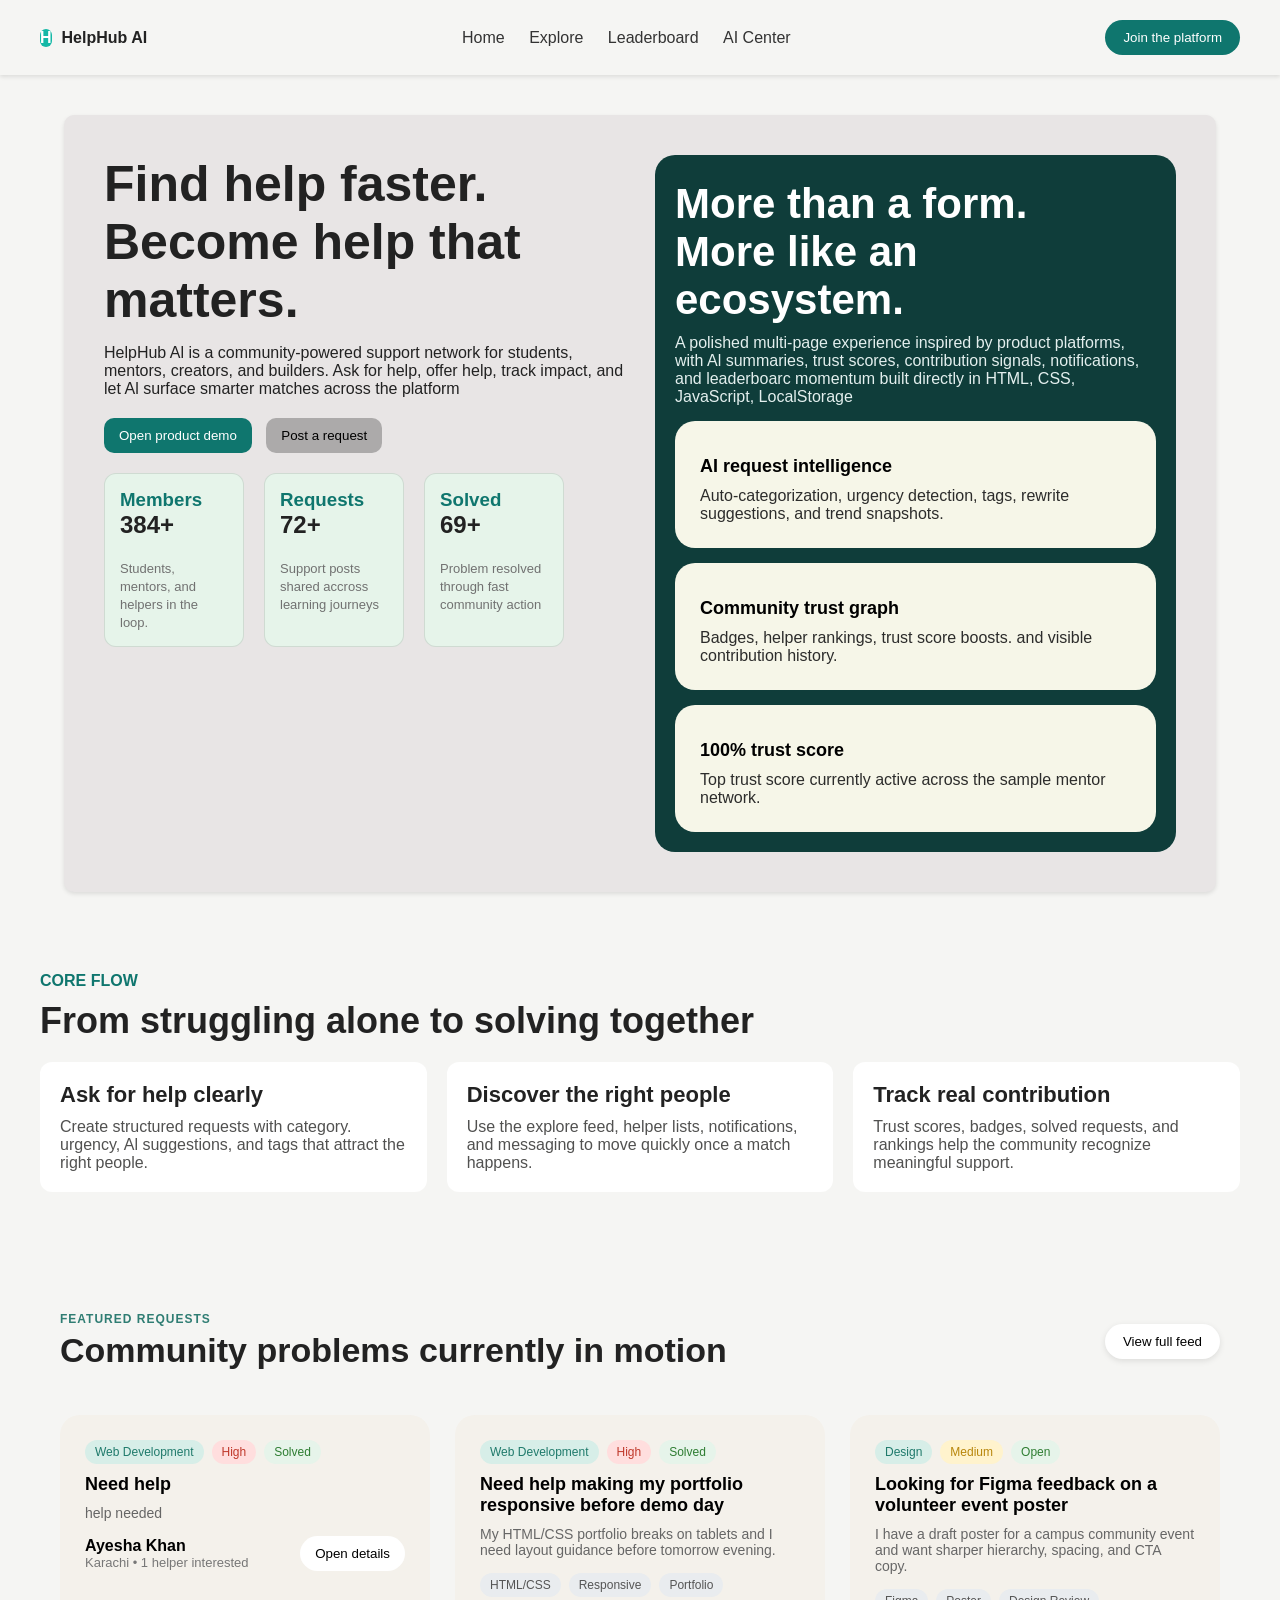
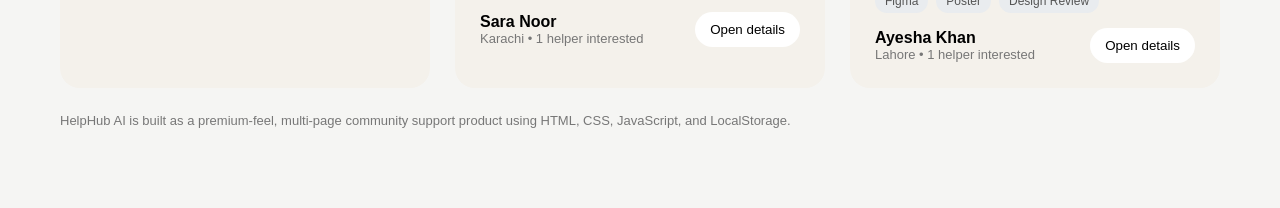
<file: index.html>
<!DOCTYPE html>
<html lang="en">

<head>
    <meta charset="UTF-8">
    <meta name="viewport" content="width=device-width, initial-scale=1.0">
    <title>HelpHub AI</title>
    <link rel="stylesheet" href="style.css">
</head>

<body>

    <!-- NAVBAR -->
    <header class="navbar">
        <div class="logo">
            <span class="logo-icon">H</span>
            <span>HelpHub AI</span>
        </div>
        <nav>
            <a href="home.html">Home</a>
            <a href="explore.html">Explore</a>
            <a href="leader.html">Leaderboard</a>
            <a href="AI Center.html">AI Center</a>
        </nav>
        <button class="btn">Join the platform</button>
    </header>

    <!-- HERO -->
    <section class="hero">
        <div class="left">
            <h1>Find help faster.<br>Become help that matters.</h1>
            <p>HelpHub Al is a community-powered support network for students, mentors, creators, and builders. Ask for
                help, offer help, track impact, and let Al surface smarter matches across the platform</p>
            <div class="buttons">
                <button class="primary">Open product demo</button>
                <button class="secondary">Post a request</button>
            </div>

            <div class="stats">
                <div>
                    <h3>Members</h3>
                    <p>384+</p>
                    <span>
                        Students, mentors, and helpers in the
                        loop.
                    </span>
                </div>
                <div>
                    <h3>Requests</h3>
                    <p>72+</p>
                    <span>Support posts shared accross learning journeys</span>
                </div>
                <div>
                    <h3>Solved</h3>
                    <p>69+</p>
                    <span>
                        Problem resolved through fast community action
                    </span>
                </div>
            </div>
        </div>

        <div class="right">
            <h2>More than a form.<br>More like an ecosystem.</h2>
            <p class="right-para">A polished multi-page experience inspired by product platforms, with Al summaries,
                trust scores,
                contribution signals, notifications, and leaderboarc momentum built directly in HTML, CSS, JavaScript,
                LocalStorage</p>

            <div class="card">
                <h3>AI request intelligence</h3>
                <p>Auto-categorization, urgency detection, tags, rewrite suggestions, and trend snapshots.</p>
            </div>
            <div class="card">
                <h3>Community trust graph</h3>
                <p>Badges, helper rankings, trust score boosts.

                    and visible contribution history.</p>
            </div>
            <div class="card">
                <h3>100% trust score</h3>
                <p>Top trust score currently active across the sample mentor network.</p>
            </div>
        </div>
    </section>

    <!-- CORE FLOW -->
    <section class="core">
        <h4>CORE FLOW</h4>
        <h2>From struggling alone to solving together</h2>
        <div class="grid">
            <div class="box">
                <h3>Ask for help clearly</h3>
                <p>Create structured requests with category. urgency, Al suggestions, and tags that attract the right
                    people.</p>
            </div>
            <div class="box">
                <h3>Discover the right people</h3>
                <p>Use the explore feed, helper lists, notifications, and messaging to move quickly once a match
                    happens.</p>
            </div>
            <div class="box">
                <h3>Track real contribution</h3>
                <p>Trust scores, badges, solved requests, and rankings help the community recognize meaningful support.
                </p>
            </div>
        </div>
    </section>
    <section class="requests">

        <div class="top">
            <div>
                <p class="small">FEATURED REQUESTS</p>
                <h2>Community problems currently in motion</h2>
            </div>
            <button class="view-btn">View full feed</button>
        </div>

        <div class="cards">

            <!-- CARD 1 -->
            <div class="card">
                <div class="tags">
                    <span class="tag green">Web Development</span>
                    <span class="tag red">High</span>
                    <span class="tag light-green">Solved</span>
                </div>

                <h3>Need help</h3>
                <p class="desc">help needed</p>

                <div class="user">
                    <div>
                        <strong>Ayesha Khan</strong>
                        <p>Karachi • 1 helper interested</p>
                    </div>
                    <button class="detail-btn">Open details</button>
                </div>
            </div>

            <!-- CARD 2 -->
            <div class="card">
                <div class="tags">
                    <span class="tag green">Web Development</span>
                    <span class="tag red">High</span>
                    <span class="tag light-green">Solved</span>
                </div>

                <h3>Need help making my portfolio responsive before demo day</h3>
                <p class="desc">
                    My HTML/CSS portfolio breaks on tablets and I need layout guidance before tomorrow evening.
                </p>

                <div class="tags small-tags">
                    <span class="tag light">HTML/CSS</span>
                    <span class="tag light">Responsive</span>
                    <span class="tag light">Portfolio</span>
                </div>

                <div class="user">
                    <div>
                        <strong>Sara Noor</strong>
                        <p>Karachi • 1 helper interested</p>
                    </div>
                    <button class="detail-btn">Open details</button>
                </div>
            </div>

            <!-- CARD 3 -->
            <div class="card">
                <div class="tags">
                    <span class="tag green">Design</span>
                    <span class="tag yellow">Medium</span>
                    <span class="tag light-green">Open</span>
                </div>

                <h3>Looking for Figma feedback on a volunteer event poster</h3>
                <p class="desc">
                    I have a draft poster for a campus community event and want sharper hierarchy, spacing, and CTA
                    copy.
                </p>

                <div class="tags small-tags">
                    <span class="tag light">Figma</span>
                    <span class="tag light">Poster</span>
                    <span class="tag light">Design Review</span>
                </div>

                <div class="user">
                    <div>
                        <strong>Ayesha Khan</strong>
                        <p>Lahore • 1 helper interested</p>
                    </div>
                    <button class="detail-btn">Open details</button>
                </div>
            </div>

        </div>

        <p class="footer">
            HelpHub AI is built as a premium-feel, multi-page community support product using HTML, CSS, JavaScript, and
            LocalStorage.
        </p>

    </section>
</body>

</html>
</file>
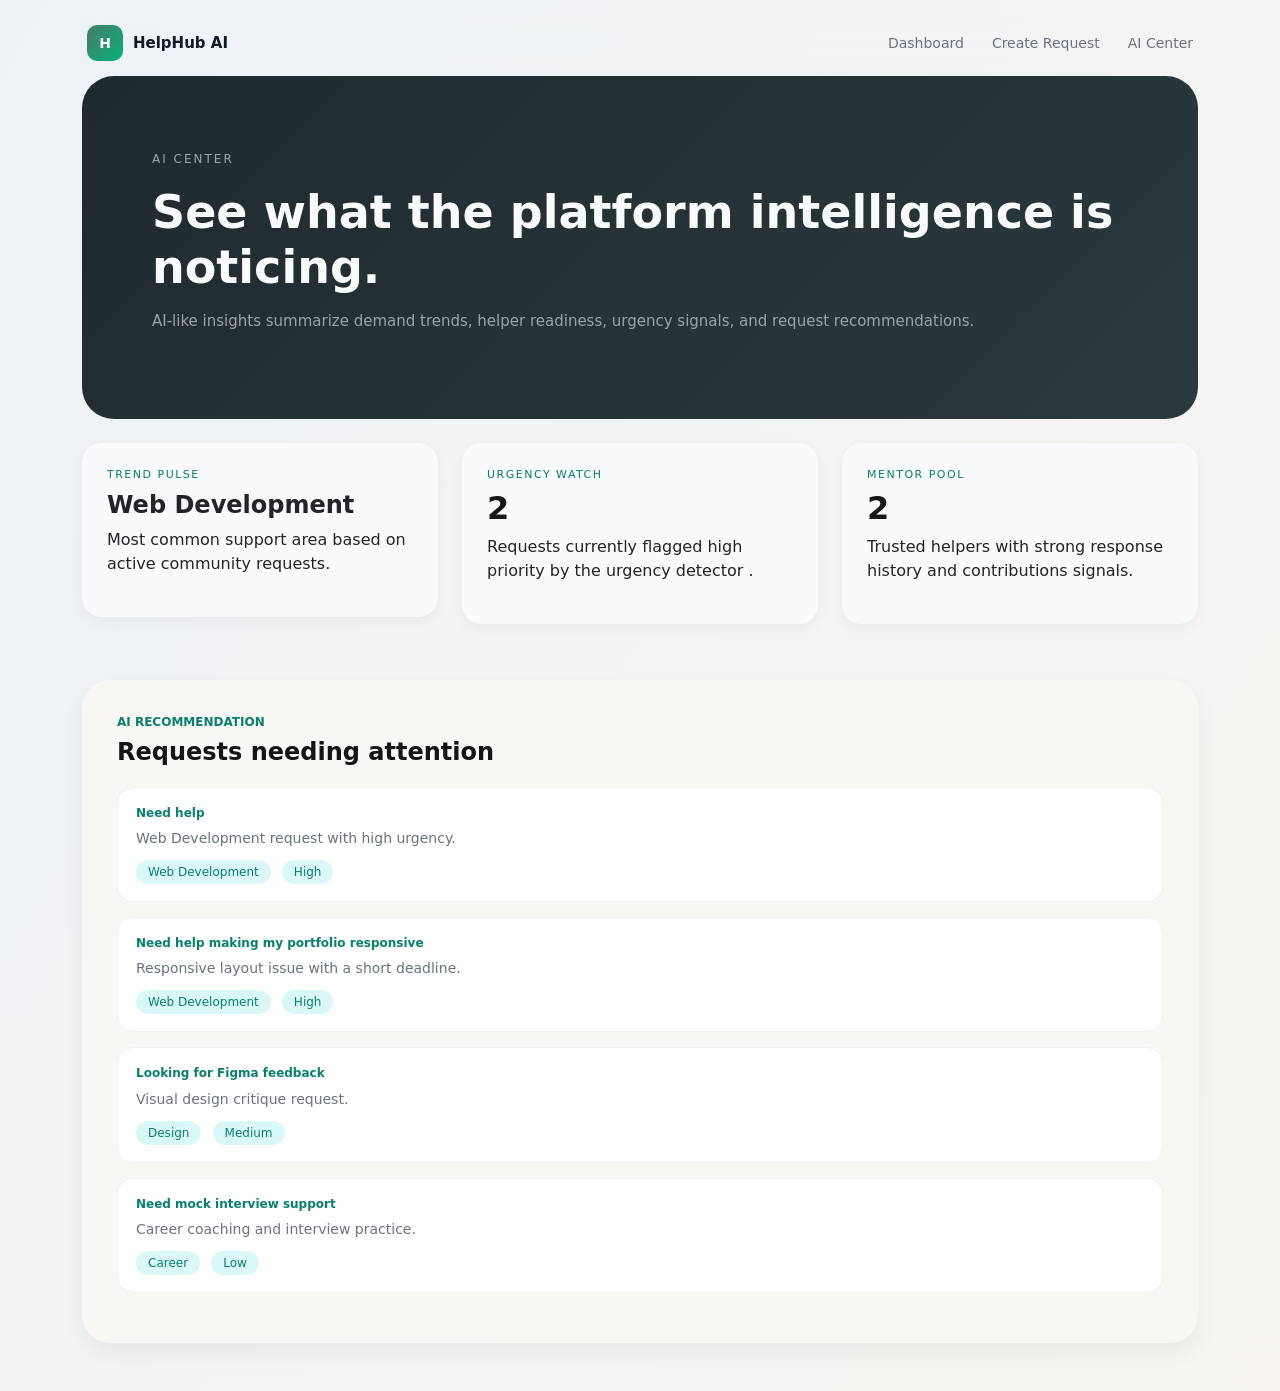
<file: AI Center.html>
<!DOCTYPE html>
<html lang="en">

<head>
    <meta charset="UTF-8">
    <meta name="viewport" content="width=device-width, initial-scale=1.0">
    <title>AI Center Clone</title>
    <link rel="stylesheet" href="AI Center.css">
    <link href="https://cdn.jsdelivr.net/npm/bootstrap@5.3.0/dist/css/bootstrap.min.css" rel="stylesheet">
    <link href="https://fonts.googleapis.com/css2?family=Inter:wght@300;400;500;600&display=swap" rel="stylesheet">
    
</head>

<body>

    <div class="container py-5">

        <div class="d-flex justify-content-between align-items-center custom-nav">
            <div class="brand">
                <div class="brand-circle">H</div>
                <strong>HelpHub AI</strong>
            </div>

            <div class="nav-links">
                <a href="#">Dashboard</a>
                <a href="request.html">Create Request</a>
                <a href="AI Center.html" class="active-pill">AI Center</a>
            </div>
        </div>


        <div class="hero">
            <small>AI CENTER</small>
            <h1>See what the platform intelligence is noticing.</h1>
            <p>AI-like insights summarize demand trends, helper readiness, urgency signals, and request recommendations.
            </p>
        </div>


        <div class="row mt-4">
            <div class="col-md-4 mb-3">
                <div class="stat-card">
                    <h6>TREND PULSE</h6>
                    <h4>Web Development</h4>
                    <p>Most common support area based on active community requests.</p>
                </div>
            </div>

            <div class="col-md-4 mb-3">
                <div class="stat-card">
                    <h6>URGENCY WATCH</h6>
                    <h2>2</h2>
                    <p>Requests currently flagged high priority by the urgency detector .</p>
                </div>
            </div>

            <div class="col-md-4 mb-3">
                <div class="stat-card">
                    <h6>MENTOR POOL</h6>
                    <h2>2</h2>
                    <p>Trusted helpers with strong response history and contributions signals.</p>
                </div>
            </div>
        </div>


        <div class="main-box">
            <h6>AI RECOMMENDATION</h6>
            <h4>Requests needing attention</h4>

            <div class="request">
                <h6>Need help</h6>
                <p>Web Development request with high urgency.</p>
                <span class="tag green">Web Development</span>
                <span class="tag gray">High</span>
            </div>

            <div class="request">
                <h6>Need help making my portfolio responsive</h6>
                <p>Responsive layout issue with a short deadline.</p>
                <span class="tag green">Web Development</span>
                <span class="tag gray">High</span>
            </div>

            <div class="request">
                <h6>Looking for Figma feedback</h6>
                <p>Visual design critique request.</p>
                <span class="tag green">Design</span>
                <span class="tag gray">Medium</span>
            </div>

            <div class="request">
                <h6>Need mock interview support</h6>
                <p>Career coaching and interview practice.</p>
                <span class="tag green">Career</span>
                <span class="tag gray">Low</span>
            </div>

        </div>

    </div>

</body>

</html>
</file>
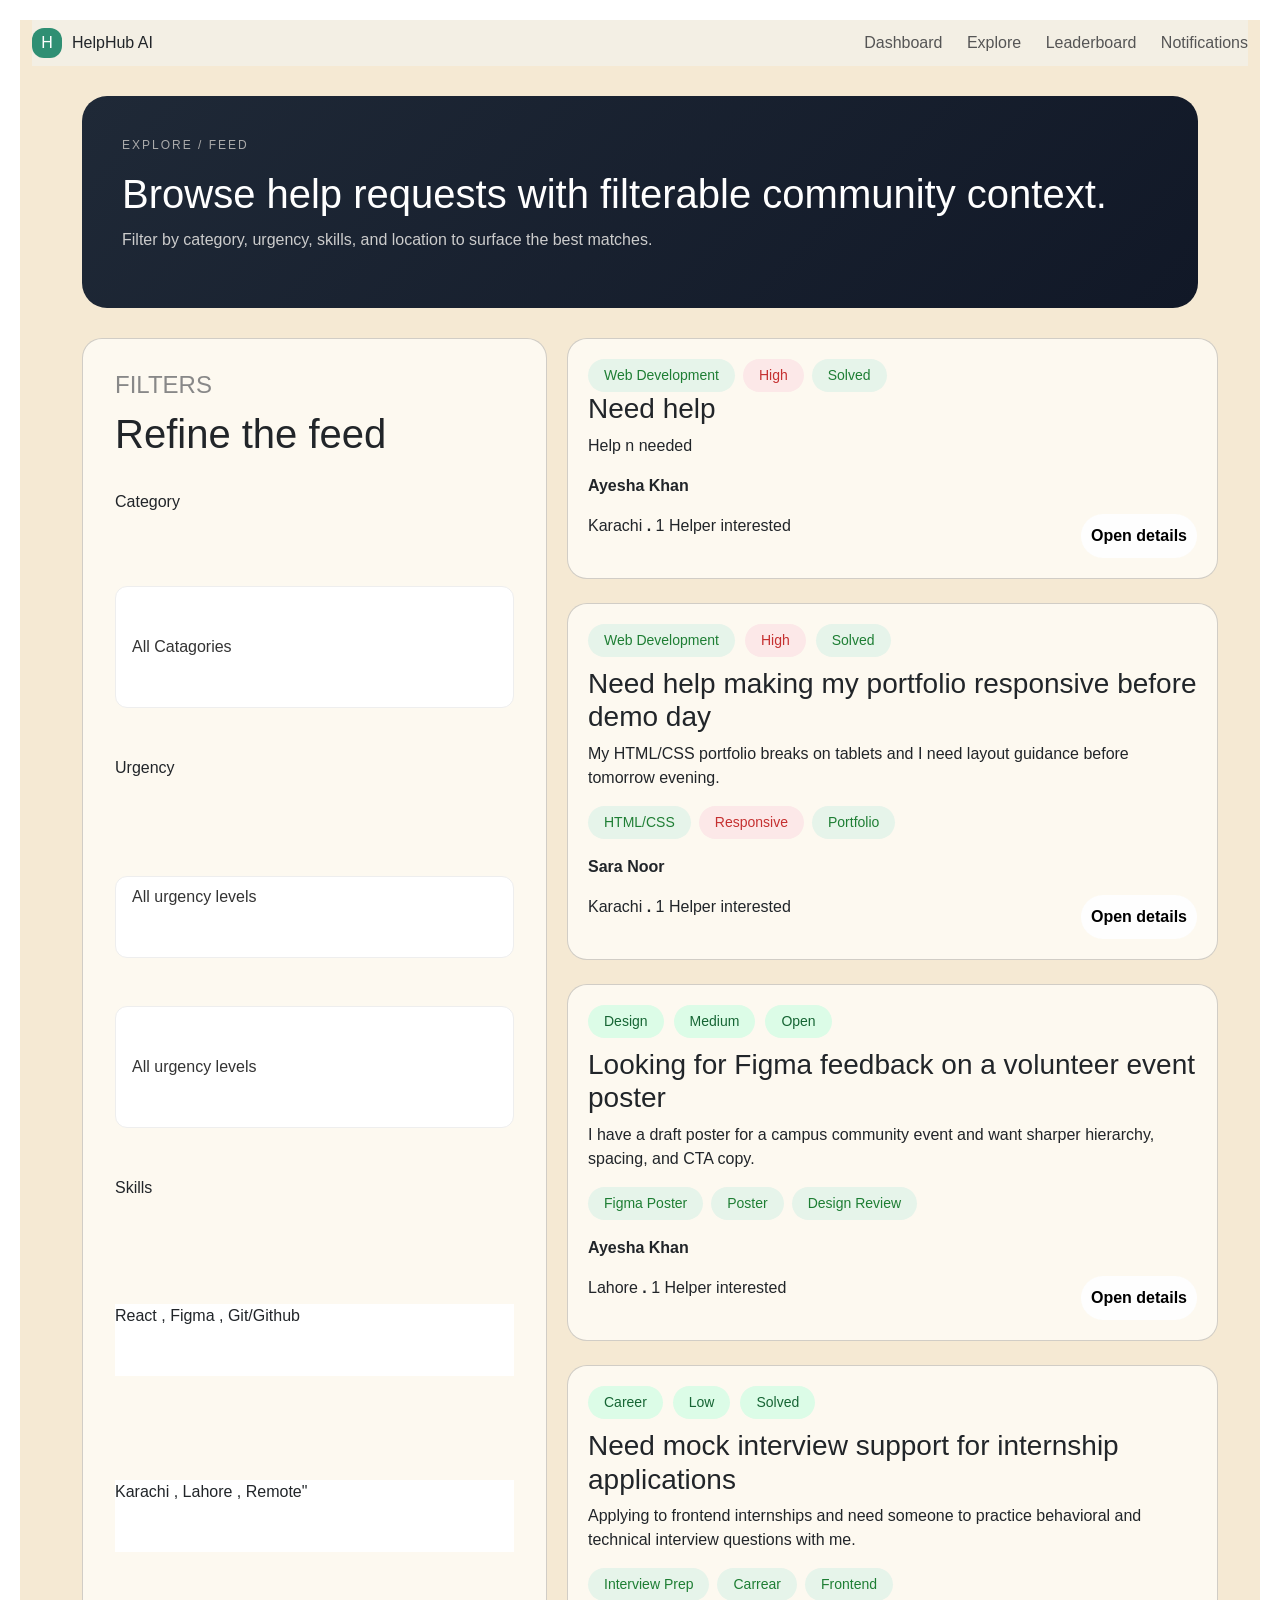
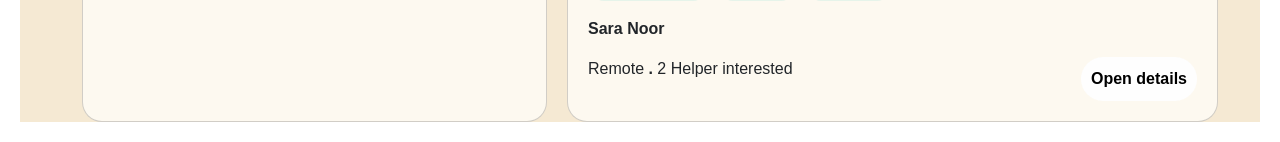
<file: explore.html>
<!doctype html>
<html lang="en">
  <head>
    <meta charset="UTF-8" />
    <title>HelpHub UI</title>
    <link
      href="https://cdn.jsdelivr.net/npm/bootstrap@5.3.8/dist/css/bootstrap.min.css"
      rel="stylesheet"
      integrity="sha384-sRIl4kxILFvY47J16cr9ZwB07vP4J8+LH7qKQnuqkuIAvNWLzeN8tE5YBujZqJLB"
      crossorigin="anonymous"
    />
    <link rel="stylesheet" href="explore.css" />
  </head>
  <body>
    <div class="backg" style="background-color: #f5e9d3;">
    <div class="container-fluid" >
      <header class="navbar mynav" style="background-color: #f3efe4;">
        <div class="logo">
          <div class="avatar">H</div>
          <span>HelpHub AI</span>
        </div>

        <nav>
          <a href="#">Dashboard</a>
          <a class="active" href="explore.html">Explore</a>
          <a href="leader.html">Leaderboard</a>
          <a href="#">Notifications</a>
        </nav>
      </header>
    </div>

    <div class="container">
      <!-- HERO -->
      <section class="hero">
        <p class="breadcrumb">EXPLORE / FEED</p>
        <h1>Browse help requests with filterable community context.</h1>
        <p class="subtext">
          Filter by category, urgency, skills, and location to surface the best
          matches.
        </p>
      </section>
      <div class="d-grid">
        <div class="row">
          <!-- CONTENT -->
          <section class="content">
            <!-- Left -->
            <div class="card filter col-md-5 gap-5">
              <div class="dropdown-container">
                <div>
                  <h4>FILTERS</h4>
                  <h1>Refine the feed</h1>
                </div>
                <label for="" class=" pb-5 ms-0">Category</label>
                <div class="myspace d-flex flex-column gap-5">
                  <select class="custom-select ps-3 pt-5 pb-5">
                    <option value="all">All Catagories</option>
                    <option value="low">Low</option>
                    <option value="medium">Medium</option>
                    <option value="high">High</option>
                  </select>

                  <label for="" class="pb-5  ms-0">Urgency</label>
                  <select class="custom-select ps-3 pt-2 pb-5">
                    <option value="all">All urgency levels</option>
                    <option value="low">Low</option>
                    <option value="medium">Medium</option>
                    <option value="high">High</option>
                  </select>

                  <select
                    class="custom-select ps-3 pt-5 pb-5"
                    placceholder="React, Figma, Git/Github"
                  >
                    <option value="all">All urgency levels</option>
                    <option value="low">Low</option>
                    <option value="medium">Medium</option>
                    <option value="high">High</option>
                  </select>


                  <label for="" class="pb-5 ms-0">Skills</label>
                  
                  <p class=" pb-5 ms-0 bg-white mt-2 mb-2" >React , Figma , Git/Github</p>
                  
                  <p  class=" pb-5 ms-0 bg-white mt-5 mb-5"   >Karachi , Lahore , Remote"</p>
                </div>
              </div>
            </div>
            <!-- Right -->
            <div class="col-md-7 d-flex flex-column justify-content-between gap-4 h-100 ">
              <div class="card post">
                <div class="tag-container">
                  <span class="tag status-solved">Web Development</span>
                  <span class="tag priority-high">High</span>
                  <span class="tag status-solved">Solved</span>
                </div>

                <h3>Need help</h3>
                <p>Help n needed</p>
                <p><b>Ayesha Khan</b></p>
                <div class="line">
                  <div>
                    <p>Karachi <b>.</b> 1 Helper interested</p>
                  </div>

                  <button class="whiteButton">Open details</button>
                </div>
              </div>

              <div class="card post">
                <div class="tags">
                  <span class="tag status-solved">Web Development</span>
                  <span class="tag priority-high">High</span>
                  <span class="tag status-solved">Solved</span>
                </div>
                <h3>
                  Need help making my portfolio responsive before demo day
                </h3>
                <p>
                  My HTML/CSS portfolio breaks on tablets and I need layout
                  guidance before tomorrow evening.
                </p>

                <div class="d-flex gap-2 mb-3">
                  <span class="tag status-solved">HTML/CSS</span>
                  <span class="tag priority-high">Responsive</span>
                  <span class="tag status-solved">Portfolio</span>
                </div>
                <p><b>Sara Noor</b></p>
                <div class="line">
                  <div>
                    <p>Karachi <b>.</b> 1 Helper interested</p>
                  </div>

                  <button class="whiteButton">Open details</button>
                </div>
              </div>

              <div class="card post">
                <div class="tags">
                  <span class="tag green">Design</span>
                  <span class="tag green">Medium</span>
                  <span class="tag green">Open</span>
                </div>
                <h3>Looking for Figma feedback on a volunteer event poster</h3>
                <p>
                  I have a draft poster for a campus community event and want
                  sharper hierarchy, spacing, and CTA copy.
                </p>

                <div class="d-flex gap-2 mb-3">
                  <span class="tag status-solved">Figma Poster</span>
                  <span class="tag status-solved">Poster</span>
                  <span class="tag status-solved">Design Review</span>
                </div>

                <p><b>Ayesha Khan</b></p>
                <div class="line">
                  <div>
                    <p>Lahore <b>.</b> 1 Helper interested</p>
                  </div>

                  <button class="whiteButton">Open details</button>
                </div>
              </div>

              <div class="card post">
                <div class="tags">
                  <span class="tag green">Career</span>
                  <span class="tag green">Low</span>
                  <span class="tag green">Solved</span>
                </div>
                <h3>Need mock interview support for internship applications</h3>
                <p>
                  Applying to frontend internships and need someone to practice
                  behavioral and technical interview questions with me.
                </p>

                <div class="d-flex gap-2 mb-3">
                  <span class="tag status-solved">Interview Prep</span>
                  <span class="tag status-solved">Carrear</span>
                  <span class="tag status-solved">Frontend</span>
                </div>

                <p><b>Sara Noor</b></p>
                <div class="line">
                  <div>
                    <p>Remote <b>.</b> 2 Helper interested</p>
                  </div>

                  <button class="whiteButton">Open details</button>
                </div>
              </div>
            </div>
          </section>
        </div>
      </div>
    </div>

    </div>
  </body>
  <script
    src="https://cdn.jsdelivr.net/npm/@popperjs/core@2.11.8/dist/umd/popper.min.js"
    integrity="sha384-I7E8VVD/ismYTF4hNIPjVp/Zjvgyol6VFvRkX/vR+Vc4jQkC+hVqc2pM8ODewa9r"
    crossorigin="anonymous"
  ></script>
  <script
    src="https://cdn.jsdelivr.net/npm/bootstrap@5.3.8/dist/js/bootstrap.min.js"
    integrity="sha384-G/EV+4j2dNv+tEPo3++6LCgdCROaejBqfUeNjuKAiuXbjrxilcCdDz6ZAVfHWe1Y"
    crossorigin="anonymous"
  ></script>
</html>
</file>
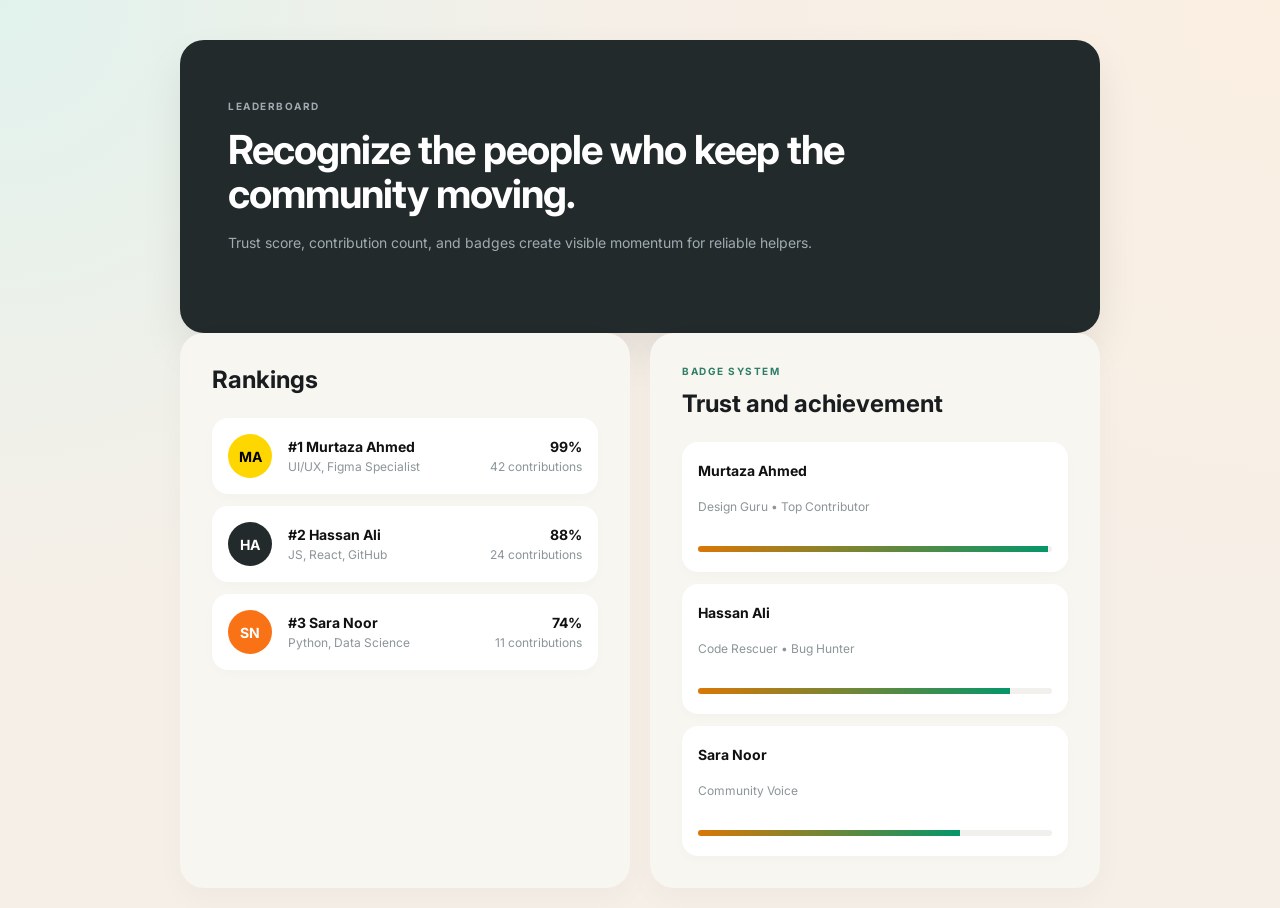
<file: leader.html>
<!DOCTYPE html>
<html lang="en">
<head>
    <meta charset="UTF-8">
    <meta name="viewport" content="width=device-width, initial-scale=1.0">
    <title>Leaderboard UI</title>
    <link rel="stylesheet" href="leader.css">
</head>
<body>

<div class="container">
    
    <header class="header-panel">
        <span class="header-overline">Leaderboard</span>
        <h1>Recognize the people who keep the community moving.</h1>
        <p>Trust score, contribution count, and badges create visible momentum for reliable helpers.</p>
    </header>

    <!-- <nav class="floating-nav">
        <div class="nav-logo">
            <div class="nav-logo-icon">H</div>
            <div class="nav-logo-text">HelpHub AI</div>
        </div>
     
    </nav> -->

    <div class="cards-grid">
        <div class="card">
         
            <h2>Rankings</h2>
            
            <div class="list-container">
                <div class="list-item">
                    <div class="avatar gold">MA</div>
                    <div class="item-details">
                        <div class="item-header">
                            <span class="name">#1 Murtaza Ahmed</span>
                            <span class="score">99%</span>
                        </div>
                        <div class="item-meta">
                            <span>UI/UX, Figma Specialist</span>
                            <span>42 contributions</span>
                        </div>
                    </div>
                </div>

                <div class="list-item">
                    <div class="avatar ha">HA</div>
                    <div class="item-details">
                        <div class="item-header">
                            <span class="name">#2 Hassan Ali</span>
                            <span class="score">88%</span>
                        </div>
                        <div class="item-meta">
                            <span>JS, React, GitHub</span>
                            <span>24 contributions</span>
                        </div>
                    </div>
                </div>

                <div class="list-item">
                    <div class="avatar sn">SN</div>
                    <div class="item-details">
                        <div class="item-header">
                            <span class="name">#3 Sara Noor</span>
                            <span class="score">74%</span>
                        </div>
                        <div class="item-meta">
                            <span>Python, Data Science</span>
                            <span>11 contributions</span>
                        </div>
                    </div>
                </div>
            </div>
        </div>

        <div class="card">
            <span class="card-overline">Badge System</span>
            <h2>Trust and achievement</h2>
            
            <div class="list-container">
                <div class="badge-item">
                    <span class="badge-name">Murtaza Ahmed</span>
                    <span class="badge-desc">Design Guru • Top Contributor</span>
                    <div class="progress-bar"><div class="progress-fill" style="width: 99%;"></div></div>
                </div>

                <div class="badge-item">
                    <span class="badge-name">Hassan Ali</span>
                    <span class="badge-desc">Code Rescuer • Bug Hunter</span>
                    <div class="progress-bar"><div class="progress-fill" style="width: 88%;"></div></div>
                </div>

                <div class="badge-item">
                    <span class="badge-name">Sara Noor</span>
                    <span class="badge-desc">Community Voice</span>
                    <div class="progress-bar"><div class="progress-fill" style="width: 74%;"></div></div>
                </div>
            </div>
        </div>
    </div>

</div>

</body>
</html>
</file>
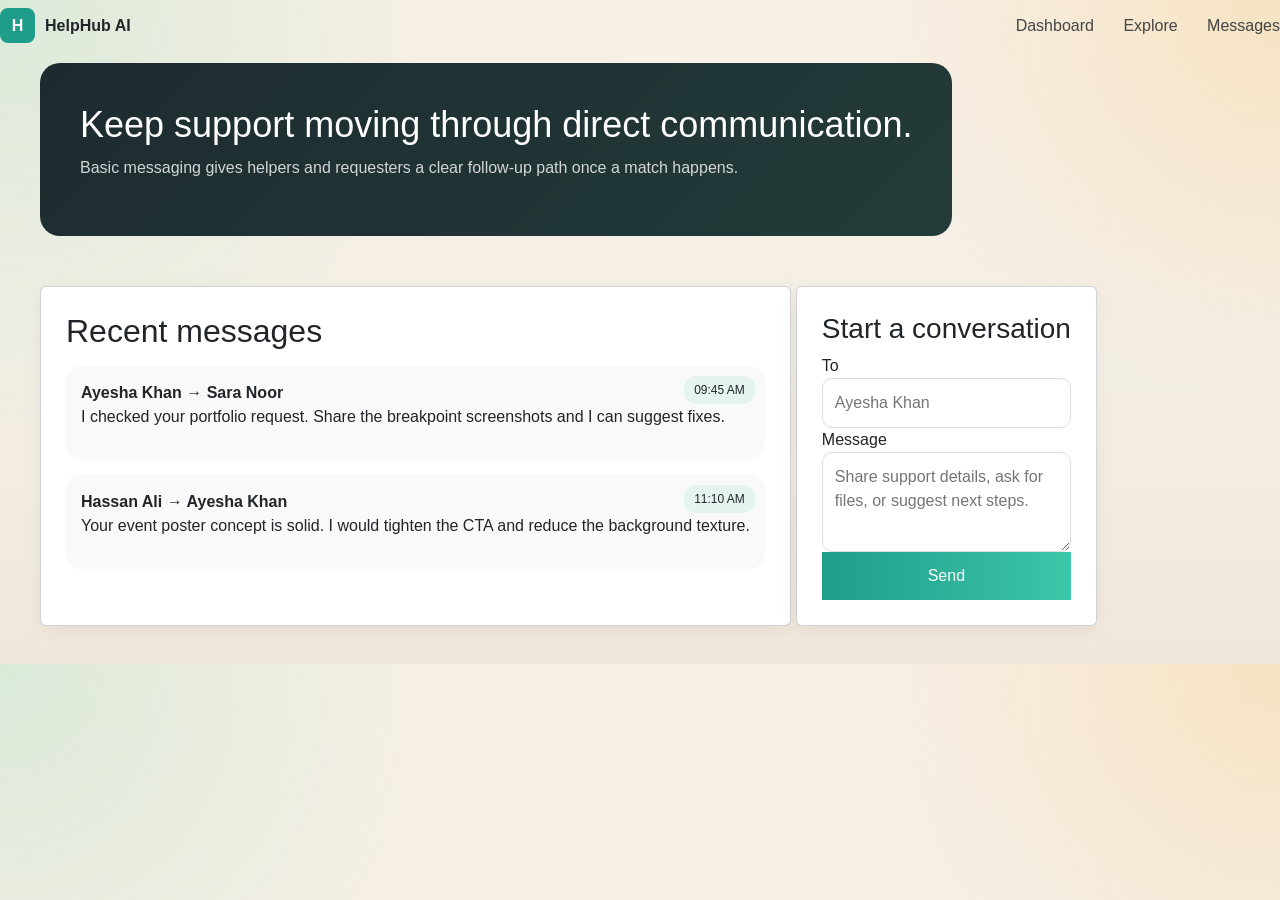
<file: messag.html>
<!DOCTYPE html>
<html lang="en">

<head>
    <meta charset="UTF-8">
    <meta name="viewport" content="width=device-width, initial-scale=1.0">
    <title>Document</title>
    <link rel="stylesheet" href="messag.css">
    <link href="https://cdn.jsdelivr.net/npm/bootstrap@5.0.2/dist/css/bootstrap.min.css" rel="stylesheet"
        integrity="sha384-EVSTQN3/azprG1Anm3QDgpJLIm9Nao0Yz1ztcQTwFspd3yD65VohhpuuCOmLASjC" crossorigin="anonymous">
</head>
<body class="bdy">

    <div class="navbar">
        <div class="logo">
            <div class="logo-box">H</div>
            <strong>HelpHub AI</strong>
        </div>

        <div class="nav-links">
            <a class="text" href="#">Dashboard</a>
            <a class="text" href="explore.html">Explore</a>
            <a class="text text1" href="messag.html" class="active">Messages</a>
        </div>

        <div class="hero">
            <h1>Keep support moving through direct communication.</h1>
            <p>Basic messaging gives helpers and requesters a clear follow-up path once a match happens.</p>
        </div>


        <div class="my-container">

            <div class="card">
                <h2>Recent messages</h2>

                <div class="message">
                    <strong>Ayesha Khan → Sara Noor</strong>
                    <p>I checked your portfolio request. Share the breakpoint screenshots and I can suggest fixes.</p>
                    <small>09:45 AM</small>
                </div>

                <div class="message">
                    <strong>Hassan Ali → Ayesha Khan</strong>
                    <p>Your event poster concept is solid. I would tighten the CTA and reduce the background texture.
                    </p>
                    <small>11:10 AM</small>
                </div>

            </div>

            <div class="card">
                <h3>Start a conversation</h3>

                <form>
                    <label>To</label>
                    <input type="text" placeholder="Ayesha Khan">

                    <label>Message</label>
                    <textarea placeholder="Share support details, ask for files, or suggest next steps."></textarea>

                    <button>Send</button>
                </form>
            </div>
        </div>
</body>
<script src="https://cdn.jsdelivr.net/npm/@popperjs/core@2.9.2/dist/umd/popper.min.js"
    integrity="sha384-IQsoLXl5PILFhosVNubq5LC7Qb9DXgDA9i+tQ8Zj3iwWAwPtgFTxbJ8NT4GN1R8p"
    crossorigin="anonymous"></script>
<script src="https://cdn.jsdelivr.net/npm/bootstrap@5.0.2/dist/js/bootstrap.min.js"
    integrity="sha384-cVKIPhGWiC2Al4u+LWgxfKTRIcfu0JTxR+EQDz/bgldoEyl4H0zUF0QKbrJ0EcQF"
    crossorigin="anonymous"></script>

</html>
</file>
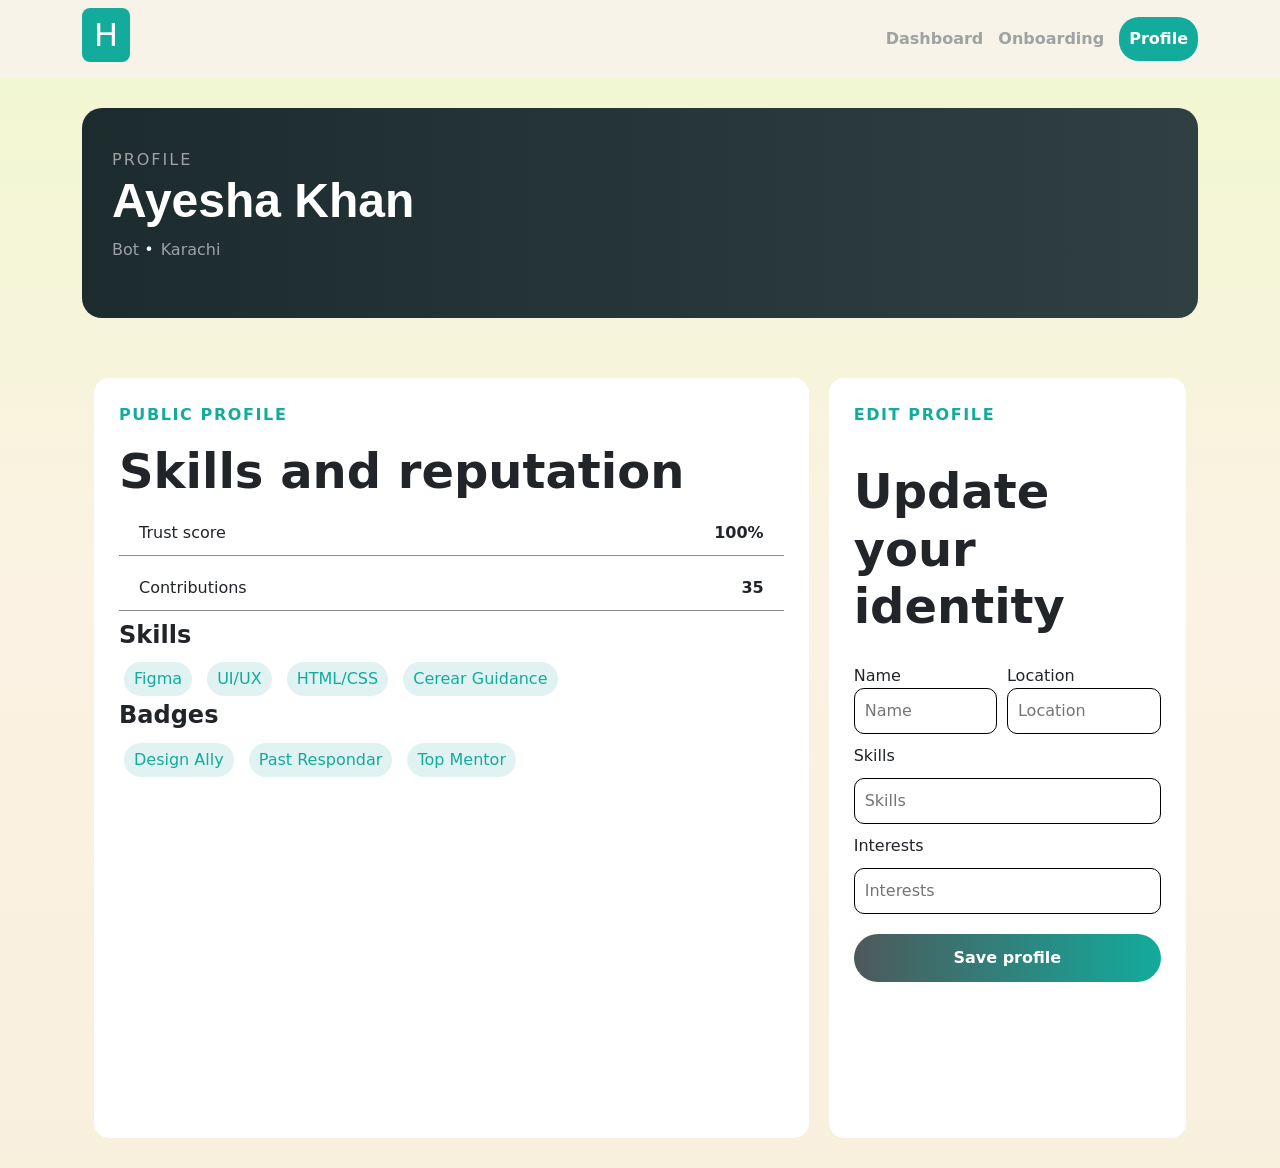
<file: profile.html>
<!DOCTYPE html>
<html lang="en">
<head>
    <meta charset="UTF-8">
    <meta name="viewport" content="width=device-width, initial-scale=1.0">
    <link rel="stylesheet" href="profile.css">
    <link href="https://cdn.jsdelivr.net/npm/bootstrap@5.0.2/dist/css/bootstrap.min.css" rel="stylesheet" integrity="sha384-EVSTQN3/azprG1Anm3QDgpJLIm9Nao0Yz1ztcQTwFspd3yD65VohhpuuCOmLASjC" crossorigin="anonymous">
    <title>Document</title>
</head>
<body>

     <!-- Navbar -->
  <nav class="navbar">
    <div class="container nav-containe logo">
        <h2 class="logo-icon">H</h2>
    <div class="nav-links">
      <a href="#">Dashboard</a>
      <a href="#">Onboarding</a>
      <a href="profile.html" class="active highlight" style="background-color: #13ab9c;">Profile</a>
    </div>
    </div>
  </nav>

<div class="container ">
    
 
  <!-- Profile Header -->
  <section class="profile-header container">
    <span>PROFILE</span>
    <h1>Ayesha Khan</h1>
    <p>Bot <span class="text-light">•</span> Karachi</p>
  </section>

  <!-- Main Grid -->
  <section class="my-container container">

    <!-- Left Card -->
    <div class="my-card">

        <p class="green">PUBLIC PROFILE</p>

        <div class="heading-content">
            <h2 >Skills and reputation</h2>
        </div>

      <div class="my-row">
        <span>Trust score</span>
        <span class="fw-bold">100%</span>
      </div>

      <div class="my-row">
        <span>Contributions</span>
        <span class="fw-bold">35</span>
      </div>

      <h4 class="fw-bold">Skills</h4>
      <div class="tags">
        <span>Figma</span>
        <span>UI/UX</span>
        <span>HTML/CSS</span>
        <span>Cerear Guidance</span>
      </div>

      <h4 class="fw-bold">Badges</h4>
      <div class="tags">
        <span>Design Ally</span>
        <span>Past Respondar</span>
        <span>Top Mentor</span>
      </div>

    </div>

    <!-- Right Card -->
    <div class="my-card card2">
        <p class="green">EDIT PROFILE</p>
      <div class="heading-content">
        <h2>Update your identity</h2>
      </div>

      <div class="input-field">
        <div class="top-field">
            <div class="first">
                <label for="Name">Name</label>
        <input type="text" placeholder="Name">
            </div>
        <div class="sec">
            <label for="location">Location</label>
      <input type="text" placeholder="Location">
        </div>
        </div>
      <label for="Skills">Skills</label>
      <input type="text" placeholder="Skills">
      <label for="Interests">Interests</label>
      <input type="text" placeholder="Interests">
      </div>

      <button>Save profile</button>
    </div>

  </section>

</div>

</div>    
</body>
<script src="https://cdn.jsdelivr.net/npm/@popperjs/core@2.9.2/dist/umd/popper.min.js" integrity="sha384-IQsoLXl5PILFhosVNubq5LC7Qb9DXgDA9i+tQ8Zj3iwWAwPtgFTxbJ8NT4GN1R8p" crossorigin="anonymous"></script>
<script src="https://cdn.jsdelivr.net/npm/bootstrap@5.0.2/dist/js/bootstrap.min.js" integrity="sha384-cVKIPhGWiC2Al4u+LWgxfKTRIcfu0JTxR+EQDz/bgldoEyl4H0zUF0QKbrJ0EcQF" crossorigin="anonymous"></script>
</html>
</file>
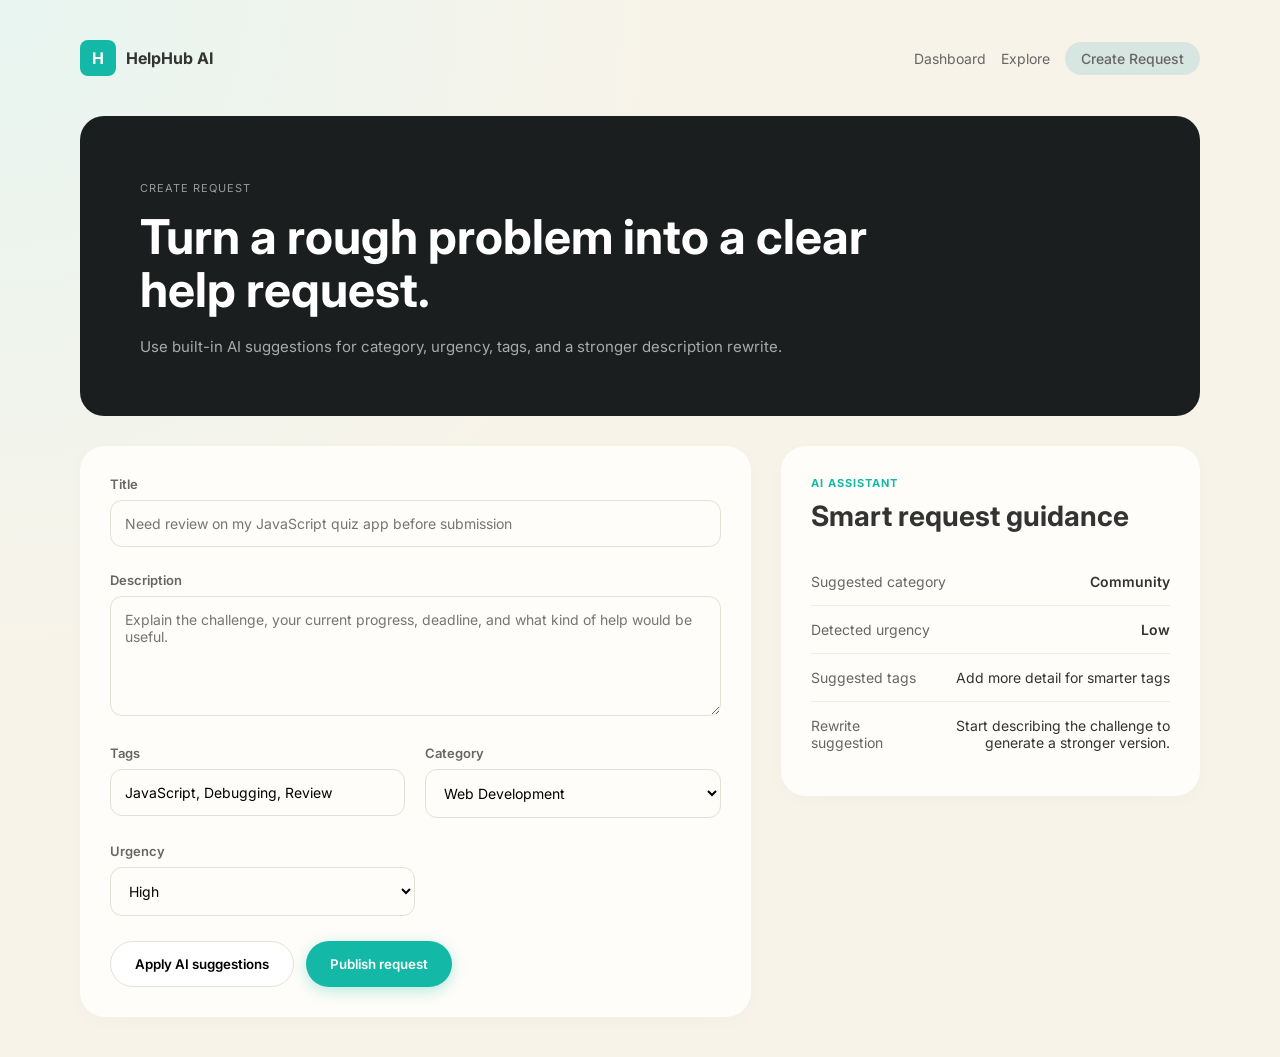
<file: request.html>
<!DOCTYPE html>
<html lang="en">
<head>
    <meta charset="UTF-8">
    <meta name="viewport" content="width=device-width, initial-scale=1.0">
    <title>HelpHub AI - Create Request</title>
    <link href="https://fonts.googleapis.com/css2?family=Inter:wght@300;400;600;700&display=swap" rel="stylesheet">
    <style>
  :root {
    --bg-color: #f7f3e9;
    --card-light: #fffdf9;
    --dark-header: #1a1e1f;
    --accent-teal: #14b8a6;
    --text-main: #333;
    --text-muted: #666;
    --border-color: #e5e0d5;
}

* {
    box-sizing: border-box;
    margin: 0;
    padding: 0;
    font-family: 'Inter', sans-serif;
}

body {
    background-color: var(--bg-color);
    background: radial-gradient(circle at top left, #e8f5f1 0%, #f7f3e9 40%);
    /* Responsive padding: smaller on mobile, larger on desktop */
    padding: 20px; 
    color: var(--text-main);
}

/* Container to constrain width on ultra-wide screens */
.page-wrapper {
    max-width: 1200px;
    margin: 0 auto;
}

/* Navbar */
nav {
    display: flex;
    justify-content: space-between;
    align-items: center;
    padding-bottom: 40px;
    flex-wrap: wrap; /* Allows wrapping on very small screens */
    gap: 15px;
}

.logo {
    display: flex;
    align-items: center;
    gap: 10px;
    font-weight: 700;
}

.logo-icon {
    background-color: var(--accent-teal);
    color: white;
    padding: 8px 12px;
    border-radius: 8px;
}

.nav-links {
    display: flex;
    gap: 15px;
    align-items: center;
}

.nav-links a {
    text-decoration: none;
    color: var(--text-muted);
    font-size: 14px;
}

.btn-request {
    background-color: #d8e6e2;
    color: #2d4a43;
    padding: 8px 16px;
    border-radius: 20px;
    font-weight: 500;
}

/* Hero Header */
header {
    background-color: var(--dark-header);
    color: white;
    padding: 40px; /* Reduced from 60px */
    border-radius: 24px;
    margin-bottom: 30px;
}

header span {
    text-transform: uppercase;
    font-size: 11px;
    letter-spacing: 1px;
    color: #999;
}

header h1 {
    font-size: clamp(28px, 5vw, 48px); /* Fluid typography */
    margin-top: 15px;
    max-width: 800px;
    line-height: 1.1;
}

header p {
    margin-top: 20px;
    color: #aaa;
    font-size: 15px;
}

/* Responsive Grid Layout */
.main-container {
    display: grid;
    /* Default: Stacked for mobile */
    grid-template-columns: 1fr;
    gap: 20px;
    align-items: start;
}

.card {
    background-color: var(--card-light);
    border-radius: 25px;
    padding: 30px; /* Adjusted from 40px */
    box-shadow: 0 4px 20px rgba(0,0,0,0.02);
}

/* Form Styling */
.form-group {
    margin-bottom: 25px;
}

label {
    display: block;
    font-size: 13px;
    font-weight: 600;
    color: var(--text-muted);
    margin-bottom: 8px;
}

input, textarea, select {
    width: 100%;
    padding: 14px;
    border: 1px solid var(--border-color);
    border-radius: 12px;
    background: transparent;
    font-size: 14px;
}

textarea {
    height: 120px;
    resize: vertical;
}

/* Responsive row for desktop, stacks on mobile */
.row {
    display: flex;
    flex-direction: column;
    gap: 0;
}

.row .form-group {
    flex: 1;
}

.form-actions {
    display: flex;
    flex-direction: column; /* Stack buttons on mobile */
    gap: 12px;
    margin-top: 20px;
}

.btn-outline, .btn-primary {
    width: 100%; /* Full width on mobile */
    padding: 14px 24px;
    border-radius: 25px;
    font-weight: 600;
    cursor: pointer;
    text-align: center;
}

.btn-outline {
    border: 1px solid var(--border-color);
    background: white;
}

.btn-primary {
    background-color: var(--accent-teal);
    color: white;
    border: none;
    box-shadow: 0 4px 15px rgba(20, 184, 166, 0.3);
}

/* Sidebar Styling */
.sidebar h2 {
    font-size: 28px;
    margin-bottom: 25px;
    line-height: 1.2;
}

.ai-label {
    color: var(--accent-teal);
    font-size: 11px;
    font-weight: 700;
    letter-spacing: 1px;
    margin-bottom: 10px;
    display: block;
}

.ai-data-row {
    display: flex;
    justify-content: space-between;
    padding: 15px 0;
    border-bottom: 1px solid #f0ede4;
    font-size: 14px;
    gap: 10px;
}

.ai-data-row span:first-child {
    color: var(--text-muted);
    min-width: 120px;
}

.ai-data-row span:last-child {
    font-weight: 600;
    text-align: right;
}

.ai-data-row.rewrite {
    flex-direction: column; /* Better for mobile reading */
    border-bottom: none;
}

.ai-data-row.rewrite p {
    margin-top: 8px;
    color: var(--text-main);
    text-align: left;
}

/* --- MEDIA QUERIES --- */

/* Tablet and Desktop View (768px and up) */
@media (min-width: 768px) {
    body {
        padding: 40px 60px;
    }
    
    .main-container {
        grid-template-columns: 1.6fr 1fr; /* Split view */
        gap: 30px;
    }

    .row {
        flex-direction: row;
        gap: 20px;
    }

    .form-actions {
        flex-direction: row;
    }

    .btn-outline, .btn-primary {
        width: auto;
    }

    .ai-data-row.rewrite {
        flex-direction: row;
    }
    
    .ai-data-row.rewrite p {
        text-align: right;
        margin-top: 0;
    }
}

/* Desktop Large (1024px and up) */
@media (min-width: 1024px) {
    body {
        padding: 40px 80px;
    }
    
    header {
        padding: 60px;
    }
}
</style>
</head>
<body>

    <nav>
        <div class="logo">
            <span class="logo-icon">H</span>
            <span>HelpHub AI</span>
        </div>
        <div class="nav-links">
            <a href="#">Dashboard</a>
            <a href="explore.html">Explore</a>
            <a href="request.html" class="btn-request">Create Request</a>
        </div>
    </nav>

    <header>
        <span>Create Request</span>
        <h1>Turn a rough problem into a clear help request.</h1>
        <p>Use built-in AI suggestions for category, urgency, tags, and a stronger description rewrite.</p>
    </header>

    <div class="main-container">
        <div class="card">
            <div class="form-group">
                <label>Title</label>
                <input type="text" placeholder="Need review on my JavaScript quiz app before submission">
            </div>

            <div class="form-group">
                <label>Description</label>
                <textarea placeholder="Explain the challenge, your current progress, deadline, and what kind of help would be useful."></textarea>
            </div>

            <div class="row">
                <div class="form-group">
                    <label>Tags</label>
                    <input type="text" value="JavaScript, Debugging, Review">
                </div>
                <div class="form-group">
                    <label>Category</label>
                    <select>
                        <option>Web Development</option>
                    </select>
                </div>
            </div>

            <div class="form-group" style="width: 50%;">
                <label>Urgency</label>
                <select>
                    <option>High</option>
                    <option>Medium</option>
                    <option>Low</option>
                </select>
            </div>

            <div class="form-actions">
                <button class="btn-outline">Apply AI suggestions</button>
                <button class="btn-primary">Publish request</button>
            </div>
        </div>

        <div class="card sidebar">
            <span class="ai-label">AI ASSISTANT</span>
            <h2>Smart request guidance</h2>
            
            <div class="ai-data-row">
                <span>Suggested category</span>
                <span>Community</span>
            </div>
            <div class="ai-data-row">
                <span>Detected urgency</span>
                <span>Low</span>
            </div>
            <div class="ai-data-row">
                <span>Suggested tags</span>
                <span style="color: #333; font-weight: 400;">Add more detail for smarter tags</span>
            </div>
            <div class="ai-data-row rewrite">
                <span>Rewrite suggestion</span>
                <p>Start describing the challenge to generate a stronger version.</p>
            </div>
        </div>
    </div>

</body>
</html>
</file>
<file: style.css>
* {
  margin: 0;
  padding: 0;
  box-sizing: border-box;
  font-family: sans-serif;
}

body {
  background: #f5f5f3;
  color: #222;
}

/* NAVBAR */
.navbar {
  display: flex;
  justify-content: space-between;
  box-shadow: 0 2px 4px rgba(1, 1, 1, 0.1);
  padding: 20px 40px;
  align-items: center;
}

.navbar>.logo {
  display: flex;
  align-items: center;
  gap: 10px;
  font-weight: 700;
}

.logo>.logo-icon {
  background-color: #14b8a6;
  color: rgb(255, 255, 255);
  /* padding: 8px 12px; */
  border-radius: 8px;
}

.navbar nav a {
  margin: 0 10px;
  text-decoration: none;
  color: #333;
}

.btn {
  background: #0f766e;
  color: white;
  border: none;
  padding: 10px 18px;
  border-radius: 20px;
}

/* HERO */
.hero {
  display: grid;
  grid-template-columns: 1fr 1fr;
  background: rgb(232, 229, 229);
  width: 90%;
  margin: 40px auto;
  border-radius: 10px;
  box-shadow: 0 2px 4px rgba(1, 1, 1, 0.1);
  padding: 40px;
  gap: 30px;
}

.hero .left p {
  margin-bottom: 20px;
}

.stats>div {
  border: 1px solid rgba(0, 0, 0, 0.1);
  width: 140px;
}

.stats>div>h3 {
  color: #0F766E;
}

.stats>div>p {
  font-weight: bolder;
  font-size: 24px;
}

.stats>div>span {
  font-size: 13px;
  color: rgb(113, 113, 113);
}

.hero h1 {
  font-size: 50px;
  margin-bottom: 15px;
}

.buttons button {
  margin-right: 10px;
  padding: 10px 15px;
  border-radius: 10px;
  border: none;
}

.primary {
  background: #0f766e;
  color: white;
}

.secondary {
  background: #acaaaa;
}

.stats {
  display: flex;
  gap: 20px;
  margin-top: 20px;
}

.stats div {
  background: #e6f4ea;
  padding: 15px;
  border-radius: 12px;
}

/* RIGHT SIDE */
.right {
  background: #0f3d3a;
  color: white;
  padding: 20px;
  border-radius: 20px;
}

.right>.card {
  background: #f6f6e8;
}

.right h2 {
  font-size: 42px;
  margin-bottom: 10px;
}

.right>.right-para {
  color: #e3efee;
}

.right h3 {
  margin-bottom: 10px;
}

.right p {
  color: rgb(44, 44, 43);
}

.card {
  background: white;
  color: black;
  margin-top: 15px;
  padding: 15px;
  border-radius: 12px;
}

/* CORE */
.core {
  padding: 40px;
}

.core h2 {
  font-size: 36px;
  margin-bottom: 20px;
}

.core h4 {
  color: #0f766e;
  margin-bottom: 10px;
}

.grid {
  display: grid;
  grid-template-columns: repeat(3, 1fr);
  gap: 20px;
  margin-top: 20px;
}

.box {
  background: white;
  padding: 20px;
  border-radius: 12px;
}

.box h3 {
  margin-bottom: 10px;
  font-size: 22px;
}

.box p {
  color: rgb(81, 81, 80);
}

.requests {
  max-width: 1200px;
  margin: 60px auto;
  padding: 20px;
  font-family: "Inter", sans-serif;
}

.small {
  font-size: 12px;
  letter-spacing: 1px;
  color: #2f7d73;
  font-weight: 600;
}

h2 {
  font-size: 34px;
  margin-top: 5px;
}

.top {
  display: flex;
  justify-content: space-between;
  align-items: center;
}

.view-btn {
  background: #fff;
  border: none;
  padding: 10px 18px;
  border-radius: 20px;
  box-shadow: 0 2px 6px rgba(0, 0, 0, 0.1);
}

/* CARDS */
.cards {
  display: grid;
  grid-template-columns: repeat(3, 1fr);
  gap: 25px;
  margin-top: 30px;
}

.card {
  background: #f4f1eb;
  padding: 25px;
  border-radius: 20px;
}

.card h3 {
  margin: 10px 0;
  font-size: 18px;
}

.desc {
  color: #666;
  font-size: 14px;
  margin-bottom: 15px;
}

/* TAGS */
.tags {
  display: flex;
  gap: 8px;
  flex-wrap: wrap;
}

.tag {
  padding: 5px 10px;
  border-radius: 15px;
  font-size: 12px;
}

.green {
  background: #d7eee8;
  color: #1f7a6b;
}

.red {
  background: #ffdede;
  color: #c0392b;
}

.yellow {
  background: #fff3cd;
  color: #b8860b;
}

.light-green {
  background: #e6f4ea;
  color: #2e7d32;
}

.light {
  background: #e9ecef;
  color: #555;
}

.small-tags {
  margin: 10px 0;
}

/* USER */
.user {
  display: flex;
  justify-content: space-between;
  align-items: center;
  margin-top: 15px;
}

.user p {
  font-size: 13px;
  color: #777;
}

.detail-btn {
  background: #fff;
  border: none;
  padding: 10px 15px;
  border-radius: 20px;
}

/* FOOTER */
.footer {
  margin-top: 25px;
  font-size: 13px;
  color: #777;
}

/* ================= HOVER EFFECTS ================= */

/* Main buttons */
.btn:hover {
  background: #0d5f59;
  cursor: pointer;
}

.primary:hover {
  background: #0d5f59;
  cursor: pointer;
}

.secondary:hover {
  background: #8f8f8f;
  cursor: pointer;
}

/* View button */
.view-btn:hover {
  background: #0f766e;
  color: #fff;
  cursor: pointer;
}

/* Detail button */
.detail-btn:hover {
  background: #0f766e;
  color: #fff;
  cursor: pointer;
}

/* Navbar links */
.navbar nav a:hover {
  color: #0f766e;
}

/* Smooth effect */
button {
  transition: all 0.3s ease;
}

a {
  transition: all 0.3s ease;
}

/* RESPONSIVE */
@media(max-width: 900px) {
  .cards {
    grid-template-columns: 1fr;
  }
}

/* RESPONSIVE */
@media(max-width: 768px) {
  .hero {
    grid-template-columns: 1fr;
  }

  .grid,
  .cards {
    grid-template-columns: 1fr;
  }
}



/* ================= RESPONSIVE ================= */

/* Tablets & small laptops */
@media (max-width: 992px) {
  .navbar {
    padding: 15px 20px;
  }

  .hero {
    grid-template-columns: 1fr;
    padding: 30px;
  }

  .hero h1 {
    font-size: 36px;
  }

  .right h2 {
    font-size: 32px;
  }

  .stats {
    flex-wrap: wrap;
  }

  .stats>div {
    width: 45%;
  }
}

/* Mobile devices */
@media (max-width: 600px) {
  .navbar {
    flex-direction: column;
    align-items: flex-start;
    gap: 10px;
  }

  .navbar nav {
    display: flex;
    flex-wrap: wrap;
    gap: 10px;
  }

  .btn {
    align-self: flex-start;
  }

  .hero {
    width: 95%;
    padding: 20px;
  }

  .hero h1 {
    font-size: 26px;
    line-height: 1.3;
  }

  .hero p {
    font-size: 14px;
  }

  .buttons {
    display: flex;
    flex-direction: column;
    gap: 10px;
  }

  .buttons button {
    width: 100%;
  }

  .stats {
    flex-direction: column;
  }

  .stats>div {
    width: 100%;
  }

  .right {
    padding: 15px;
  }

  .right h2 {
    font-size: 24px;
  }

  .right p {
    font-size: 14px;
  }

  .card {
    padding: 12px;
  }
}

/* Extra small devices */
@media (max-width: 400px) {
  .hero h1 {
    font-size: 22px;
  }

  .right h2 {
    font-size: 20px;
  }
}

/* FIX: View button responsive */
@media (max-width: 600px) {
  .top {
    flex-direction: column;
    align-items: flex-start;
    gap: 15px;
  }

  .view-btn {
    width: 100%;
    text-align: center;
  }
}



/* .....About .html */
</file>
<file: AI Center.css>
* {
            margin: 0;
            padding: 0;
            box-sizing: border-box;
            transition: all 0.2s ease;
        }

        body {
            background: linear-gradient(120deg, #edf2f7, #f8f5f0);
            font-family: 'Inter', sans-serif;
            color: #1f2937;
        }

        .container {
            max-width: 1100px;
        }

        .brand {
            display: flex;
            align-items: center;
            gap: 10px;
        }

        .brand-circle {
            width: 36px;
            height: 36px;
            background: linear-gradient(135deg, #477c6a, #07b07b);
            color: white;
            display: flex;
            align-items: center;
            justify-content: center;
            border-radius: 10px;
            font-weight: 600;
            font-size: 14px;
        }

        .brand strong {
            font-size: 15px;
            font-weight: 600;
            color: #111827;
        }

        .custom-nav {
            margin-top: -28px;
            padding: 5px 5px;
            position: sticky;
            top: 0;
            z-index: 1000;
            margin-bottom: 10px;
            backdrop-filter: blur(10px);
        }

        .nav-links {
            display: flex;
            align-items: center;
        }

        .nav-links a {
            font-size: 14px;
            color: #6b7280;
            font-weight: 500;
            margin-left: 28px;
            text-decoration: none;
        }

        .nav-links a:hover {
            color: #111827;
            background: #d1fae5;
            padding: 7px 16px;
            border-radius: 20px;
            font-weight: 500;
        }

        .hero {
            background: linear-gradient(135deg, #1f2a2e, #2b3a3f);
            padding: 70px;
            border-radius: 32px;
            color: #f9fafb;
        }

        .hero small {
            font-size: 12px;
            letter-spacing: 2px;
            color: #9ca3af;
        }

        .hero h1 {
            font-size: 46px;
            font-weight: 600;
            line-height: 1.2;
            margin: 15px 0;
        }

        .hero p {
            color: #9ca3af;
            font-size: 15px;
        }

        .stat-card {
            background: #f9fafb;
            border-radius: 20px;
            padding: 25px;
            box-shadow: 0 5px 15px rgba(0, 0, 0, 0.04);
            transition: 0.3s;
        }

        .stat-card h6 {
            font-size: 11px;
            color: #07806d;
            letter-spacing: 1.5px;
        }

        .stat-card h4 {
            font-weight: 600;
            margin-top: 10px;
        }

        .stat-card h2 {
            font-weight: 600;
            color: #161918;
        }

        .stat-card:hover {
            transform: translateY(-4px);
        }

        .main-box {
            background: #f8f7f4;
            border-radius: 28px;
            padding: 35px;
            margin-top: 40px;
            box-shadow: 0 10px 25px rgba(0, 0, 0, 0.05);
        }

        .main-box h4 {
            font-weight: 600;
            margin-bottom: 20px;
            color: #141515;
        }

        .main-box h6 {
            font-size: 12px;
            font-weight: 600;
            color: #07806d;
        }

        .request {
            background: #ffffff;
            border-radius: 16px;
            padding: 18px;
            margin-bottom: 15px;
            border: 1px solid #f1f1f1;
            transition: 0.3s;
        }

        .request h6 {
            font-weight: 600;
            color: #07806d;

        }

        .request p {
            color: #6b7280;
            font-size: 14px;
            margin: 5px 0 10px;
        }

        .request:hover {
            transform: translateY(-4px);
        }

        .tag {
            font-size: 12px;
            padding: 5px 12px;
            border-radius: 20px;
            margin-right: 6px;
            cursor: pointer;
        }

        .green {
            background: #13d2c928;
            color: #07806d;
            font-weight: 500;
            cursor: pointer;
        }

        .gray {
            background: #13d2c928;
            color: #07806d;
            cursor: pointer;
        }
</file>
<file: explore.css>
* {
  margin: 0;
  padding: 0;
  box-sizing: border-box;
  font-family: sans-serif;
}

body {
  background: white;
  padding: 20px;
}


/* NAVBAR */
.navbar , .mynav {
  display: flex;
  justify-content: space-between;
  align-items: center;
  margin-bottom: 30px;
  background-color: #f3efe4;
}

.logo {
  display: flex;
  align-items: center;
  gap: 10px;
}
.avatar {
    width: 30px;
    height: 30px;
    background-color: #2f8f73; /* green shade */
    color: white;
    display: flex;
    align-items: center;
    justify-content: center;
    border-radius: 12px; /* rounded corners */
    font-size: 16px;
    font-weight: semibold;
    font-family: Arial, sans-serif;
}

/* .circle {
  background: #0f766e;
  color: white;
  width: 40px;
  height: 40px;
  border-radius: 50%;
  display: flex;
  align-items: center;
  justify-content: center;
  font-weight: bold;
} */

nav a {
  margin-left: 20px;
  text-decoration: none;
  color: #555;
}

nav:hover{
  background: #d1fae5;
  padding: 8px 14px;
  border-radius: 20px;
  color: #065f46;
}

/* HERO */
.hero {
  background: linear-gradient(135deg, #1f2937, #111827);
  color: white;
  padding: 40px;
  border-radius: 25px;
  margin-bottom: 30px;
}

.hero h1 {
  font-size: 40px;
  margin: 10px 0;
}

.hero .subtext {
  color: #ccc;
}

.breadcrumb {
  font-size: 12px;
  letter-spacing: 2px;
  color: #aaa;
}

/* CONTENT */
.content {
  display: flex;
  gap: 20px;
}

/* CARD */
.card {
 background-color: #fdf9f0;
  padding: 20px;
  border-radius: 20px;
  /* flex: 1; */
  
}
.filter{
   display: flex;
  flex-direction: column;
  justify-content: space-between; /* This creates the space-around effect */
  min-height: 500px; /* Needs a height to spread items out */
  padding: 2rem !important;
}
.dropdown-container {
  display: flex;
  flex-direction: column;
  gap: 1.5rem; /* Better than space-around for forms */
}
/* FILTER */
.filter h4 {
  color: #888;
  margin-bottom: 10px;
  
}
.myspace{
  display: flex !important;
  flex-direction: column !important;

 
}

/* POST */
.tags {
  display: flex;
  gap: 10px;
  margin-bottom: 10px;
}



.blue { background: #dbeafe; color: #1d4ed8; }
.red { background: #fee2e2; color: #b91c1c; }
.green { background: #dcfce7; color: #166534; }

.line{
  display: flex;
  width: 100%;
  justify-content: space-between;
}
.whiteButton{
  background-color: #fefefe;
  padding: 10px;
  border: none;
  border-radius: 50px;
  font-weight: 600;
  color: black;
}

button{
  background-color: #ecefe8;
  color: #6c8981;
}

.tag-container {
  display: flex;
  gap: 8px;
  font-family: sans-serif;
}

.tag {
  padding: 6px 16px;
  border-radius: 50px;
  font-size: 14px;
  font-weight: 500;
}

.web-dev {
  background-color: #e9f3f1;
  color: #1a535c;
}

.priority-high {
  background-color: #fce8e8;
  color: #c53030;
}

.status-solved {
  background-color: #e6f4ea;
  color: #1e7e34;
}
.dropdown-container {
  width: 100%;
  max-width: 400px;
}

.custom-select {
  width: 100%;
  padding: 16px 20px;
  font-size: 16px;
  color: #333;
  background-color: #fff;
  border: 1px solid #eee;
  border-radius: 12px;
  appearance: none; /* Hides default arrow */
  background-image: url('data:image/svg+xml;charset=US-ASCII,<svg xmlns="http://w3.org" width="12" height="12" viewBox="0 0 24 24" fill="none" stroke="black" stroke-width="2" stroke-linecap="round" stroke-linejoin="round"><polyline points="6 9 12 15 18 9"></polyline></svg>');
  background-repeat: no-repeat;
  background-position: right 20px center;
  cursor: pointer;
}
</file>
<file: leader.css>
@import url('https://fonts.googleapis.com/css2?family=Inter:wght@400;500;600;700&display=swap');

        * {
            margin: 0;
            padding: 0;
            box-sizing: border-box;
            font-family: 'Inter', sans-serif;
        }

        body {
            background-color: #F6EFE7;
            background-image: 
                radial-gradient(circle at top left, #E1F2ED 0%, transparent 40%),
                radial-gradient(circle at top right, #FBEFE2 0%, transparent 40%);
            min-height: 100vh;
            display: flex;
            justify-content: center;
            align-items: flex-start; /* Mobile friendly start */
            padding: 20px;
        }

        .container {
            width: 100%;
            max-width: 920px;
            position: relative;
            margin-top: 20px;
        }

        /* --- HEADER SECTION --- */
        .header-panel {
            background-color: #232A2B;
            border-radius: 24px;
            padding: 60px 48px 80px 48px; /* Extra bottom padding for nav overlap */
            margin-bottom: -40px; /* Pulls the grid up */
            color: #ffffff;
            box-shadow: 0 20px 40px rgba(0,0,0,0.08);
        }

        .header-overline {
            font-size: 10px;
            font-weight: 700;
            letter-spacing: 1.5px;
            text-transform: uppercase;
            color: #A0AAB2;
            margin-bottom: 16px;
            display: block;
        }

        .header-panel h1 {
            font-size: 40px;
            font-weight: 700;
            line-height: 1.1;
            letter-spacing: -1px;
            margin-bottom: 16px;
            max-width: 650px;
        }

        .header-panel p {
            font-size: 14px;
            color: #A0AAB2;
            font-weight: 400;
            line-height: 1.5;
        }

        /* --- FLOATING NAVIGATION --- */
        

   

        /* --- CARDS SECTION --- */
        .cards-grid {
            padding-top: 40px;
            display: grid;
            grid-template-columns: 1fr 1fr;
            gap: 20px;
            position: relative;
            z-index: 1;
        }

        .card {
            background-color: #F8F6F0;
            border-radius: 24px;
            padding: 32px;
            box-shadow: 0 10px 30px rgba(0,0,0,0.03);
        }

        .card-overline {
            font-size: 10px;
            font-weight: 700;
            letter-spacing: 1.5px;
            text-transform: uppercase;
            color: #2D7D68;
            margin-bottom: 12px;
            display: block;
        }

        .card h2 {
            font-size: 24px;
            font-weight: 700;
            color: #1A1D1F;
            margin-bottom: 24px;
        }

        /* --- LIST ITEMS --- */
        .list-container {
            display: flex;
            flex-direction: column;
            gap: 12px;
        }

        .list-item, .badge-item {
            background: #ffffff;
            border-radius: 16px;
            padding: 16px;
            box-shadow: 0 4px 12px rgba(0,0,0,0.02);
            display: flex;
            align-items: center;
            gap: 16px;
        }

        .avatar {
            width: 44px;
            height: 44px;
            border-radius: 50%;
            display: flex;
            align-items: center;
            justify-content: center;
            font-weight: 700;
            font-size: 14px;
            flex-shrink: 0;
        }

        .avatar.gold { background: #FFD700; color: #000; }
        .avatar.ha { background: #232A2B; color: #fff; }
        .avatar.sn { background: #F97316; color: #fff; }

        .item-details { flex-grow: 1; }

        .item-header {
            display: flex;
            justify-content: space-between;
            margin-bottom: 4px;
        }

        .name { font-size: 14px; font-weight: 700; color: #111; }
        .score { font-size: 14px; font-weight: 700; color: #111; }

        .item-meta {
            display: flex;
            justify-content: space-between;
        }

        .item-meta span { font-size: 12px; color: #8C9598; }

        /* Badge Specifics */
        .badge-item {
            flex-direction: column;
            align-items: flex-start;
            padding: 20px 16px;
        }

        .badge-name { font-size: 14px; font-weight: 700; color: #111; margin-bottom: 4px; }
        .badge-desc { font-size: 12px; color: #8C9598; margin-bottom: 16px; }

        .progress-bar {
            height: 6px;
            background: #F1F0EC;
            border-radius: 3px;
            width: 100%;
            overflow: hidden;
        }

        .progress-fill {
            height: 100%;
            background: linear-gradient(90deg, #D97706 0%, #059669 100%);
        }

        /* --- RESPONSIVE QUERIES --- */
        @media (max-width: 768px) {
            .header-panel {
                padding: 40px 24px 60px 24px;
            }
            .header-panel h1 {
                font-size: 28px;
            }
            .cards-grid {
                grid-template-columns: 1fr;
            }
            .nav-links a {
                padding: 8px 10px;
                font-size: 12px;
            }
            .nav-logo-text {
                display: none; /* Hide text on small mobiles to save space */
            }
        }
</file>
<file: messag.css>
.bdy{
    background: radial-gradient(circle at top left, rgba(16, 185, 129, 0.12), transparent 30%), radial-gradient(circle at top right, rgba(245, 158, 11, 0.16), transparent 28%), linear-gradient(180deg, #f7f0e6 0%, #f4efe6 52%, #efe7da 100%);
}

* {
    margin: 0;
    padding: 0;
    box-sizing: border-box;
    font-family: Arial, sans-serif;
}

body {
    background: #f5f5f2;
    color: #222;
}


.navbar {
    display: flex;
    justify-content: space-between;
    padding: 20px 40px;
    align-items: center;
}

.logo {
    display: flex;
    align-items: center;
    gap: 10px;
}

.logo-box {
    background: #1f9d8b;
    color: white;
    width: 35px;
    height: 35px;
    display: flex;
    justify-content: center;
    align-items: center;
    border-radius: 8px;
    font-weight: bold;
}

.nav-links a {
    margin-left: 25px;
    text-decoration: none;
    color: #444;
}

.nav-links a.active {
    background: #e6f4f1;
    padding: 6px 12px;
    border-radius: 15px;
}


.hero {
    margin: 20px 40px;
    background: linear-gradient(135deg, #1d2b2f, #233b39);
    color: white;
    padding: 40px;
    border-radius: 20px;
}

.hero h1 {
    font-size: 36px;
    margin-bottom: 10px;
}

.hero p {
    opacity: 0.8;
}


.my-container {
    display: flex;
    /* grid-template-columns: 1fr 1fr; */
    gap: 5px;
    padding: 30px 40px;
}

.card {
    background: #ffffff;
    padding: 25px;
    border-radius: 20px;
    box-shadow: 0 5px 20px rgba(0,0,0,0.05);
}

.card h2 {
    margin-bottom: 15px;
}

.message {
    background: #f9f9f9;
    padding: 15px;
    border-radius: 15px;
    margin-bottom: 15px;
    position: relative;
}

.message small {
    position: absolute;
    right: 10px;
    top: 10px;
    background: #e6f4f1;
    padding: 5px 10px;
    border-radius: 12px;
    font-size: 12px;
}

form {
    display: flex;
    flex-direction: column;
}

input, textarea {
    margin-bottom: 15px;
    padding: 12px;
    border-radius: 10px;
    border: 1px solid #ddd;
}

textarea {
    resize: none;
    height: 100px;
}

button {
    background: linear-gradient(90deg, #1f9d8b, #3cc6a8);
    color: white;
    border: none;
    padding: 12px;
    border-radius: 20px;
    cursor: pointer;
    font-size: 16px;
}
.text:hover{
     text-decoration: underline;
}

/* Mobile Responsive */
@media (max-width: 768px) {

  .navbar {
    flex-direction: column;
    gap: 15px;
    padding: 20px;
  }

  .nav-links {
    display: flex;
    flex-wrap: wrap;
    justify-content: center;
  }

  .nav-links a {
    margin: 10px;
  }

  .hero {
    margin: 20px;
    padding: 25px;
  }

  .hero h1 {
    font-size: 24px;
  }

  .my-container {
    flex-direction: column;
    padding: 20px;
  }

  .card {
    width: 100%;
  }

}

/* Ultra Small Devices (Below 350px) */
@media (max-width: 350px) {

  .navbar {
    flex-direction: column;
    gap: 8px;
    padding: 10px 5px;
    text-align: center;
  }

  .logo-box {
    width: 28px;
    height: 28px;
    font-size: 12px;
  }

  .nav-links {
    display: flex;
    flex-wrap: wrap;
    justify-content: center;
  }

  .nav-links a {
    margin: 4px;
    font-size: 10px;
  }

  .hero {
    margin: 10px;
    padding: 20px;
  }

  .hero h1 {
    font-size: 18px;
  }

  .hero p {
    font-size: 12px;
  }

  .my-container {
    flex-direction: column;
    padding: 15px;
  }

  .card {
    padding: 15px;
  }

  .card h2 {
    font-size: 16px;
  }

  .message {
    padding: 10px;
    font-size: 12px;
  }

  .message small {
    font-size: 10px;
    padding: 3px 6px;
  }

  input, textarea {
    padding: 10px;
    font-size: 12px;
  }

  button {
    padding: 10px;
    font-size: 13px;
  }

}
</file>
<file: profile.css>
/* --accent-teal: #14b8a6; */



*{
    padding: 0;
    margin: 0;
    box-sizing: border-box;
}


body{
  /* height: 100%; */
  background: linear-gradient(#ecf6c1c7,#f6e6ca87,#f6e6caa1);
}

.my-container{
  min-height: calc(100dvh - 80px);
}
/* .navbar{
  display:flex;
  justify-content:space-between;
  padding:20px;
  background:#eee;
}

.navbar a{
  margin-left:20px;
  text-decoration:none;
  color:#333;
} */


nav {
    display: flex;
    justify-content: space-between;
    align-items: center;
    padding-bottom: 40px;
    flex-wrap: wrap; /* Allows wrapping on very small screens */
    gap: 15px;
    background-color: #f7f3e9;
}

.logo {
    display: flex;
    align-items: center;
    gap: 10px;
    font-weight: 700;
}

.logo-icon {
    background-color: #13ab9c;
    color: white;
    padding: 8px 12px;
    border-radius: 8px;
}

.nav-links {
    display: flex;
    gap: 15px;
    align-items: center;
}

.nav-links a{
    text-decoration: none;
    color: #9ea2a2;
}

.highlight{
    color: #13ab9c;
    padding: 10px;
    border-radius: 20px;
    color: #fff !important;
}


.profile-header{
  margin:30px;
  padding:40px;
  padding-left: 30px !important;
  border-radius:20px;
  background:linear-gradient(to right,#1c2b2e,#2f3f42);
  color:white;
}

.profile-header h1{
    font-size: 3rem;
    font-family: sans-serif;
    font-weight: 600;
    color: #fff;
}

.profile-header span{
    letter-spacing: 2px;
    color: #9ea2a2;
}

.profile-header p{
    color: #9ea2a2;
}
.my-container{
  display:grid;
  grid-template-columns:2fr 1fr;
  gap:20px;
  padding:30px;

}

.my-card{
  background:white;
  padding:25px;
  border-radius:15px;
}

.card2{
    display: flex;
    flex-direction: column;
    gap: 20px;
}

.heading-content h2{
    font-size: 3rem;
    font-weight: 600;
}

.input-field{
    display: flex;
    flex-direction: column;
    /* grid-template-columns: 1fr 1fr; */
    gap: 10px;
    /* row-gap: 20px; */
}

.top-field{
    display: flex;
    gap: 10px;
}

.my-row{
  display:flex;
  justify-content:space-between;
  margin:10px 0;
  border: 1px solid #4d4c4ca4;
  padding: 10px 20px 10px 20px;
  border-top: none;
  border-left: none;
  border-right: none;
}


.dot{
    color: #fff;
}

.tags span{
    display:inline-block;
    background:#e0f2f1;
    padding:5px 10px;
    border-radius:20px;
    margin:5px;
    color: #13ab9c;
}

.green{
    color: #13ab9c;
    font-weight: 550;
    letter-spacing: 0.1rem;
}

input{
  width:100%;
  padding:10px;
  border-radius: 10px;
  border: 1px solid black;
}

button{
  width:100%;
  padding:12px;
  background:linear-gradient(to right,#1c2b2ec8,#13ab9c);
  color:white;
  border:none;
  border-radius: 25px !important;
  font-weight: 600;
}


/* responsive area */
@media (max-width: 992px){
  .my-container{
    grid-template-columns: 1fr;
  }
  .nav-container h2{
    font-size: 2rem;
  }
}

@media (max-width: 768px){
  .profile-header{
    margin: 15px;
    padding: 25px;
  }

  .profile-header h1{
    font-size: 2rem;
  }
}

@media (max-width: 768px){
  .heading-content h2{
    font-size: 1.5rem;
  }
}

/* responsive area */
</file>
